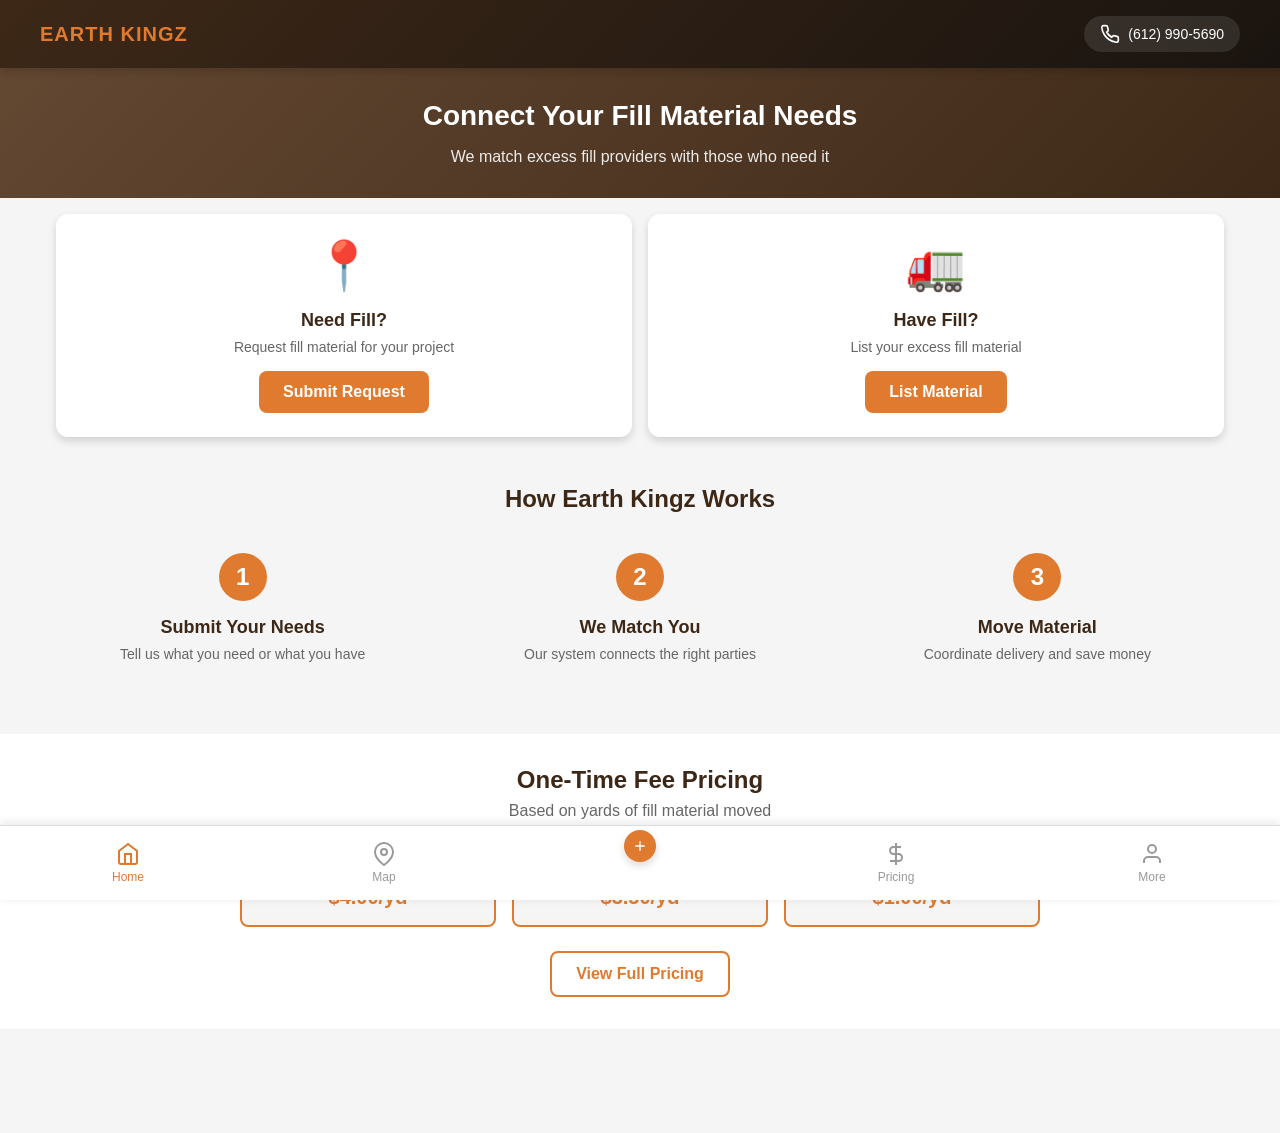
<file: earthkingz-app/index.html>
<!DOCTYPE html>
<html lang="en">
<head>
    <meta charset="UTF-8">
    <meta name="viewport" content="width=device-width, initial-scale=1.0, maximum-scale=1.0, user-scalable=no">
    <meta name="apple-mobile-web-app-capable" content="yes">
    <meta name="apple-mobile-web-app-status-bar-style" content="black-translucent">
    <title>Earth Kingz - Fill Material Marketplace</title>
    <link rel="stylesheet" href="styles.css">
</head>
<body>
    <!-- App Container -->
    <div id="app">
        <!-- Header -->
        <header class="app-header">
            <div class="header-content">
                <div class="logo">EARTH KINGZ</div>
                <a href="tel:6129905690" class="phone-link">
                    <svg width="20" height="20" viewBox="0 0 24 24" fill="none" stroke="currentColor" stroke-width="2">
                        <path d="M22 16.92v3a2 2 0 0 1-2.18 2 19.79 19.79 0 0 1-8.63-3.07 19.5 19.5 0 0 1-6-6 19.79 19.79 0 0 1-3.07-8.67A2 2 0 0 1 4.11 2h3a2 2 0 0 1 2 1.72 12.84 12.84 0 0 0 .7 2.81 2 2 0 0 1-.45 2.11L8.09 9.91a16 16 0 0 0 6 6l1.27-1.27a2 2 0 0 1 2.11-.45 12.84 12.84 0 0 0 2.81.7A2 2 0 0 1 22 16.92z"></path>
                    </svg>
                    (612) 990-5690
                </a>
            </div>
        </header>

        <!-- Main Content Area -->
        <main class="app-content">
            <!-- Home Page -->
            <div id="home-page" class="page active">
                <div class="hero-section">
                    <h1>Connect Your Fill Material Needs</h1>
                    <p class="subtitle">We match excess fill providers with those who need it</p>
                </div>

                <div class="action-cards">
                    <div class="action-card" onclick="showPage('request-page')">
                        <div class="card-icon">📍</div>
                        <h3>Need Fill?</h3>
                        <p>Request fill material for your project</p>
                        <button class="btn btn-primary">Submit Request</button>
                    </div>

                    <div class="action-card" onclick="showPage('provide-page')">
                        <div class="card-icon">🚛</div>
                        <h3>Have Fill?</h3>
                        <p>List your excess fill material</p>
                        <button class="btn btn-primary">List Material</button>
                    </div>
                </div>

                <div class="info-section">
                    <h2>How Earth Kingz Works</h2>
                    <div class="info-steps">
                        <div class="step">
                            <div class="step-number">1</div>
                            <h4>Submit Your Needs</h4>
                            <p>Tell us what you need or what you have</p>
                        </div>
                        <div class="step">
                            <div class="step-number">2</div>
                            <h4>We Match You</h4>
                            <p>Our system connects the right parties</p>
                        </div>
                        <div class="step">
                            <div class="step-number">3</div>
                            <h4>Move Material</h4>
                            <p>Coordinate delivery and save money</p>
                        </div>
                    </div>
                </div>

                <div class="pricing-preview">
                    <h2>One-Time Fee Pricing</h2>
                    <p class="pricing-subtitle">Based on yards of fill material moved</p>
                    <div class="pricing-quick">
                        <div class="price-item">
                            <div class="yards">&lt; 999 yards</div>
                            <div class="price">$4.00/yd</div>
                        </div>
                        <div class="price-item">
                            <div class="yards">1,000 - 4,999</div>
                            <div class="price">$3.50/yd</div>
                        </div>
                        <div class="price-item">
                            <div class="yards">30,000+</div>
                            <div class="price">$1.00/yd</div>
                        </div>
                    </div>
                    <button class="btn btn-secondary" onclick="showPage('pricing-page')">View Full Pricing</button>
                </div>
            </div>

            <!-- Request Fill Page -->
            <div id="request-page" class="page">
                <div class="page-header">
                    <button class="back-btn" onclick="showPage('home-page')">
                        <svg width="24" height="24" viewBox="0 0 24 24" fill="none" stroke="currentColor" stroke-width="2">
                            <path d="M19 12H5M12 19l-7-7 7-7"/>
                        </svg>
                    </button>
                    <h2>Request Fill Material</h2>
                </div>

                <form class="request-form" onsubmit="handleRequestSubmit(event)">
                    <div class="form-group">
                        <label for="job-id">Job ID / Site Location *</label>
                        <input type="text" id="job-id" required placeholder="Enter job ID or address">
                    </div>

                    <div class="form-row">
                        <div class="form-group">
                            <label for="first-name">First Name *</label>
                            <input type="text" id="first-name" required>
                        </div>
                        <div class="form-group">
                            <label for="last-name">Last Name *</label>
                            <input type="text" id="last-name" required>
                        </div>
                    </div>

                    <div class="form-group">
                        <label for="email">Email *</label>
                        <input type="email" id="email" required>
                    </div>

                    <div class="form-group">
                        <label for="phone">Phone *</label>
                        <input type="tel" id="phone" required placeholder="(612) 555-1234">
                    </div>

                    <div class="form-group">
                        <label for="yards-needed">Yards Needed *</label>
                        <input type="number" id="yards-needed" required min="1" placeholder="e.g., 3500">
                    </div>

                    <div class="form-group">
                        <label for="material-type">Type of Material</label>
                        <select id="material-type">
                            <option value="">Select material type</option>
                            <option value="clean-sand">Clean Sand</option>
                            <option value="compactable-clay">Compactable Clay</option>
                            <option value="granular-fill">Granular Fill</option>
                            <option value="topsoil">Topsoil</option>
                            <option value="other">Other</option>
                        </select>
                    </div>

                    <div class="form-group">
                        <label for="timeline">Project Timeline</label>
                        <select id="timeline">
                            <option value="">Select timeline</option>
                            <option value="immediate">Immediate (1-3 days)</option>
                            <option value="this-week">This Week</option>
                            <option value="this-month">This Month</option>
                            <option value="flexible">Flexible</option>
                        </select>
                    </div>

                    <div class="form-group">
                        <label for="notes">Additional Notes</label>
                        <textarea id="notes" rows="4" placeholder="Any additional information..."></textarea>
                    </div>

                    <div class="estimate-preview" id="estimate-preview" style="display: none;">
                        <h3>Estimated Cost</h3>
                        <div class="estimate-detail">
                            <span>Yards:</span>
                            <span id="estimate-yards">-</span>
                        </div>
                        <div class="estimate-detail">
                            <span>Rate:</span>
                            <span id="estimate-rate">-</span>
                        </div>
                        <div class="estimate-total">
                            <span>Total Estimate:</span>
                            <span id="estimate-total">-</span>
                        </div>
                        <p class="estimate-note">Split 50/50 between parties</p>
                    </div>

                    <button type="submit" class="btn btn-primary btn-block">Submit Request</button>
                </form>
            </div>

            <!-- Provide Fill Page -->
            <div id="provide-page" class="page">
                <div class="page-header">
                    <button class="back-btn" onclick="showPage('home-page')">
                        <svg width="24" height="24" viewBox="0 0 24 24" fill="none" stroke="currentColor" stroke-width="2">
                            <path d="M19 12H5M12 19l-7-7 7-7"/>
                        </svg>
                    </button>
                    <h2>List Fill Material</h2>
                </div>

                <form class="request-form" onsubmit="handleProvideSubmit(event)">
                    <div class="form-group">
                        <label for="provide-job-id">Site Location *</label>
                        <input type="text" id="provide-job-id" required placeholder="Enter address or job site">
                    </div>

                    <div class="form-row">
                        <div class="form-group">
                            <label for="provide-first-name">First Name *</label>
                            <input type="text" id="provide-first-name" required>
                        </div>
                        <div class="form-group">
                            <label for="provide-last-name">Last Name *</label>
                            <input type="text" id="provide-last-name" required>
                        </div>
                    </div>

                    <div class="form-group">
                        <label for="provide-email">Email *</label>
                        <input type="email" id="provide-email" required>
                    </div>

                    <div class="form-group">
                        <label for="provide-phone">Phone *</label>
                        <input type="tel" id="provide-phone" required placeholder="(612) 555-1234">
                    </div>

                    <div class="form-group">
                        <label for="yards-available">Yards Available *</label>
                        <input type="number" id="yards-available" required min="1" placeholder="e.g., 4200">
                    </div>

                    <div class="form-group">
                        <label for="provide-material-type">Type of Material *</label>
                        <select id="provide-material-type" required>
                            <option value="">Select material type</option>
                            <option value="clean-sand">Clean Sand</option>
                            <option value="compactable-clay">Compactable Clay</option>
                            <option value="granular-fill">Granular Fill</option>
                            <option value="topsoil">Topsoil</option>
                            <option value="other">Other</option>
                        </select>
                    </div>

                    <div class="form-group">
                        <label for="provide-timeline">Availability</label>
                        <select id="provide-timeline">
                            <option value="">Select availability</option>
                            <option value="immediate">Available Now</option>
                            <option value="this-week">Available This Week</option>
                            <option value="this-month">Available This Month</option>
                            <option value="ongoing">Ongoing Availability</option>
                        </select>
                    </div>

                    <div class="form-group">
                        <label for="provide-notes">Additional Details</label>
                        <textarea id="provide-notes" rows="4" placeholder="Material condition, access details, etc..."></textarea>
                    </div>

                    <button type="submit" class="btn btn-primary btn-block">List Material</button>
                </form>
            </div>

            <!-- Map Page -->
            <div id="map-page" class="page">
                <div class="page-header">
                    <h2>Active Requests</h2>
                    <div class="map-filters">
                        <button class="filter-btn active" data-filter="all">All</button>
                        <button class="filter-btn" data-filter="need">Need Fill</button>
                        <button class="filter-btn" data-filter="have">Have Fill</button>
                    </div>
                </div>

                <div class="map-container">
                    <div id="map-placeholder" class="map-placeholder">
                        <p>📍 Interactive Map Coming Soon</p>
                        <p class="map-note">Will show active fill requests and available materials in your area</p>
                    </div>
                </div>

                <div class="nearby-list">
                    <h3>Nearby Opportunities</h3>
                    <div class="opportunity-item">
                        <div class="opportunity-icon need">📍</div>
                        <div class="opportunity-info">
                            <h4>Need 3,500 yards - Compactable Clay</h4>
                            <p>Princeton, MN • This Week</p>
                        </div>
                        <div class="opportunity-distance">2.3 mi</div>
                    </div>
                    <div class="opportunity-item">
                        <div class="opportunity-icon have">🚛</div>
                        <div class="opportunity-info">
                            <h4>Have 4,200 yards - Clean Sand</h4>
                            <p>St. Paul, MN • Available Now</p>
                        </div>
                        <div class="opportunity-distance">5.1 mi</div>
                    </div>
                    <div class="opportunity-item">
                        <div class="opportunity-icon need">📍</div>
                        <div class="opportunity-info">
                            <h4>Need 15,000 yards - Granular Fill</h4>
                            <p>Zimmerman, MN • This Month</p>
                        </div>
                        <div class="opportunity-distance">8.7 mi</div>
                    </div>
                </div>
            </div>

            <!-- Pricing Page -->
            <div id="pricing-page" class="page">
                <div class="page-header">
                    <button class="back-btn" onclick="showPage('home-page')">
                        <svg width="24" height="24" viewBox="0 0 24 24" fill="none" stroke="currentColor" stroke-width="2">
                            <path d="M19 12H5M12 19l-7-7 7-7"/>
                        </svg>
                    </button>
                    <h2>Pricing</h2>
                </div>

                <div class="pricing-content">
                    <div class="pricing-header">
                        <h3>One-Time Service Fee</h3>
                        <p>Based on yards of fill material moved</p>
                    </div>

                    <div class="pricing-table">
                        <div class="pricing-row header">
                            <div>Yards</div>
                            <div>Per Yard Price</div>
                        </div>
                        <div class="pricing-row">
                            <div>&lt; 999</div>
                            <div class="price-value">$4.00</div>
                        </div>
                        <div class="pricing-row">
                            <div>1,000 - 4,999</div>
                            <div class="price-value">$3.50</div>
                        </div>
                        <div class="pricing-row">
                            <div>5,000 - 9,999</div>
                            <div class="price-value">$3.00</div>
                        </div>
                        <div class="pricing-row">
                            <div>10,000 - 19,999</div>
                            <div class="price-value">$2.50</div>
                        </div>
                        <div class="pricing-row">
                            <div>20,000 - 29,999</div>
                            <div class="price-value">$2.00</div>
                        </div>
                        <div class="pricing-row">
                            <div>30,000+</div>
                            <div class="price-value">$1.00</div>
                        </div>
                    </div>

                    <div class="pricing-calculator">
                        <h3>Calculate Your Cost</h3>
                        <div class="form-group">
                            <label for="calc-yards">Yards of Material</label>
                            <input type="number" id="calc-yards" min="1" placeholder="Enter yards" oninput="calculatePrice()">
                        </div>
                        <div class="calc-result" id="calc-result" style="display: none;">
                            <div class="calc-row">
                                <span>Total Cost:</span>
                                <span class="calc-total" id="calc-total">$0.00</span>
                            </div>
                            <div class="calc-row">
                                <span>Your Share (50%):</span>
                                <span class="calc-share" id="calc-share">$0.00</span>
                            </div>
                        </div>
                    </div>

                    <div class="pricing-notes">
                        <h4>How It Works</h4>
                        <ul>
                            <li>No subscription fees or ongoing charges</li>
                            <li>Cost is split 50/50 between material provider and receiver</li>
                            <li>Each party pays only $1.75/yard (for 1,000-4,999 yard jobs)</li>
                            <li>Additional fees may apply for permits or special services</li>
                            <li>Final cost based on actual yards moved</li>
                        </ul>
                    </div>
                </div>
            </div>

            <!-- Profile/More Page -->
            <div id="profile-page" class="page">
                <div class="page-header">
                    <h2>More</h2>
                </div>

                <div class="profile-content">
                    <div class="profile-section">
                        <h3>About Earth Kingz</h3>
                        <p>We connect contractors, farmers, and property owners who need fill material with those who have excess material to move.</p>
                        <p>Our mission is to reduce waste, save money, and make construction projects more efficient.</p>
                    </div>

                    <div class="menu-list">
                        <div class="menu-item">
                            <span>My Requests</span>
                            <svg width="20" height="20" viewBox="0 0 24 24" fill="none" stroke="currentColor" stroke-width="2">
                                <path d="M9 18l6-6-6-6"/>
                            </svg>
                        </div>
                        <div class="menu-item">
                            <span>My Listings</span>
                            <svg width="20" height="20" viewBox="0 0 24 24" fill="none" stroke="currentColor" stroke-width="2">
                                <path d="M9 18l6-6-6-6"/>
                            </svg>
                        </div>
                        <div class="menu-item">
                            <span>Transaction History</span>
                            <svg width="20" height="20" viewBox="0 0 24 24" fill="none" stroke="currentColor" stroke-width="2">
                                <path d="M9 18l6-6-6-6"/>
                            </svg>
                        </div>
                        <div class="menu-item">
                            <span>Payment Methods</span>
                            <svg width="20" height="20" viewBox="0 0 24 24" fill="none" stroke="currentColor" stroke-width="2">
                                <path d="M9 18l6-6-6-6"/>
                            </svg>
                        </div>
                    </div>

                    <div class="menu-list">
                        <div class="menu-item">
                            <span>Help & Support</span>
                            <svg width="20" height="20" viewBox="0 0 24 24" fill="none" stroke="currentColor" stroke-width="2">
                                <path d="M9 18l6-6-6-6"/>
                            </svg>
                        </div>
                        <div class="menu-item">
                            <span>Terms of Service</span>
                            <svg width="20" height="20" viewBox="0 0 24 24" fill="none" stroke="currentColor" stroke-width="2">
                                <path d="M9 18l6-6-6-6"/>
                            </svg>
                        </div>
                        <div class="menu-item">
                            <span>Privacy Policy</span>
                            <svg width="20" height="20" viewBox="0 0 24 24" fill="none" stroke="currentColor" stroke-width="2">
                                <path d="M9 18l6-6-6-6"/>
                            </svg>
                        </div>
                    </div>

                    <div class="contact-section">
                        <h3>Contact Us</h3>
                        <p><strong>Phone:</strong> <a href="tel:6129905690">(612) 990-5690</a></p>
                        <p><strong>Email:</strong> info@earthkingz.com</p>
                    </div>

                    <div class="app-version">
                        <p>Version 1.0.0 (Mock)</p>
                    </div>
                </div>
            </div>
        </main>

        <!-- Bottom Navigation -->
        <nav class="bottom-nav">
            <button class="nav-item active" onclick="navigateTo('home-page', this)">
                <svg width="24" height="24" viewBox="0 0 24 24" fill="none" stroke="currentColor" stroke-width="2">
                    <path d="M3 9l9-7 9 7v11a2 2 0 0 1-2 2H5a2 2 0 0 1-2-2z"></path>
                    <polyline points="9 22 9 12 15 12 15 22"></polyline>
                </svg>
                <span>Home</span>
            </button>
            <button class="nav-item" onclick="navigateTo('map-page', this)">
                <svg width="24" height="24" viewBox="0 0 24 24" fill="none" stroke="currentColor" stroke-width="2">
                    <path d="M21 10c0 7-9 13-9 13s-9-6-9-13a9 9 0 0 1 18 0z"></path>
                    <circle cx="12" cy="10" r="3"></circle>
                </svg>
                <span>Map</span>
            </button>
            <button class="nav-item nav-add" onclick="showPage('request-page')">
                <svg width="32" height="32" viewBox="0 0 24 24" fill="none" stroke="currentColor" stroke-width="2">
                    <line x1="12" y1="5" x2="12" y2="19"></line>
                    <line x1="5" y1="12" x2="19" y2="12"></line>
                </svg>
            </button>
            <button class="nav-item" onclick="navigateTo('pricing-page', this)">
                <svg width="24" height="24" viewBox="0 0 24 24" fill="none" stroke="currentColor" stroke-width="2">
                    <line x1="12" y1="1" x2="12" y2="23"></line>
                    <path d="M17 5H9.5a3.5 3.5 0 0 0 0 7h5a3.5 3.5 0 0 1 0 7H6"></path>
                </svg>
                <span>Pricing</span>
            </button>
            <button class="nav-item" onclick="navigateTo('profile-page', this)">
                <svg width="24" height="24" viewBox="0 0 24 24" fill="none" stroke="currentColor" stroke-width="2">
                    <path d="M20 21v-2a4 4 0 0 0-4-4H8a4 4 0 0 0-4 4v2"></path>
                    <circle cx="12" cy="7" r="4"></circle>
                </svg>
                <span>More</span>
            </button>
        </nav>
    </div>

    <!-- Success Modal -->
    <div id="success-modal" class="modal">
        <div class="modal-content">
            <div class="success-icon">✓</div>
            <h2>Request Submitted!</h2>
            <p>We'll match you with the right party and contact you soon.</p>
            <button class="btn btn-primary" onclick="closeModal()">Got it</button>
        </div>
    </div>

    <script src="app.js"></script>
</body>
</html>
</file>
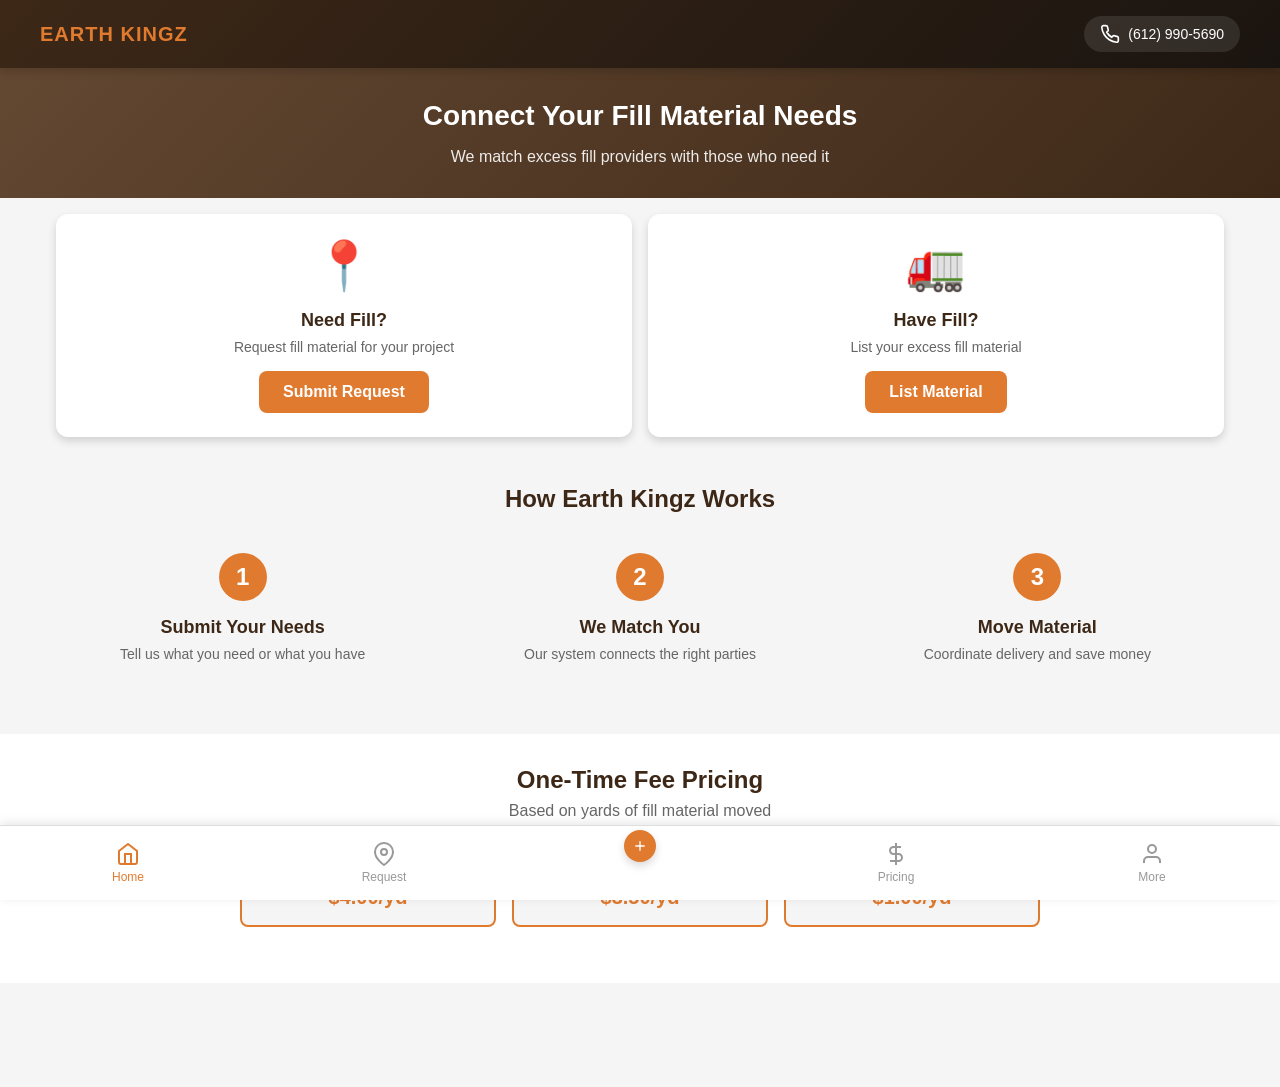
<file: earthkingz-app/earthkingz-standalone.html>
<!DOCTYPE html>
<html lang="en">
<head>
    <meta charset="UTF-8">
    <meta name="viewport" content="width=device-width, initial-scale=1.0, maximum-scale=1.0, user-scalable=no">
    <meta name="apple-mobile-web-app-capable" content="yes">
    <meta name="apple-mobile-web-app-status-bar-style" content="black-translucent">
    <title>Earth Kingz - Fill Material Marketplace</title>
    <style>
        /* Earth Kingz Complete Styles */
        :root {
            --primary-orange: #E07A2F;
            --primary-brown: #3D2817;
            --dark-brown: #1a1410;
            --medium-brown: #634832;
            --success-green: #4CAF50;
            --bg-light: #f5f5f5;
            --text-light: #ffffff;
            --text-dark: #333333;
            --border-color: #ddd;
            --spacing-xs: 4px;
            --spacing-sm: 8px;
            --spacing-md: 16px;
            --spacing-lg: 24px;
            --spacing-xl: 32px;
            --shadow-sm: 0 2px 4px rgba(0,0,0,0.1);
            --shadow-md: 0 4px 8px rgba(0,0,0,0.15);
            --shadow-lg: 0 8px 16px rgba(0,0,0,0.2);
        }
        * { margin: 0; padding: 0; box-sizing: border-box; }
        body {
            font-family: -apple-system, BlinkMacSystemFont, 'Segoe UI', Roboto, Oxygen, Ubuntu, Cantarell, sans-serif;
            background: var(--bg-light);
            color: var(--text-dark);
            overflow-x: hidden;
        }
        #app { max-width: 100vw; min-height: 100vh; display: flex; flex-direction: column; }
        .app-header {
            background: linear-gradient(135deg, var(--primary-brown) 0%, var(--dark-brown) 100%);
            color: var(--text-light);
            padding: var(--spacing-md);
            position: sticky;
            top: 0;
            z-index: 100;
            box-shadow: var(--shadow-md);
        }
        .header-content { display: flex; justify-content: space-between; align-items: center; max-width: 1200px; margin: 0 auto; }
        .logo { font-size: 20px; font-weight: bold; letter-spacing: 1px; color: var(--primary-orange); }
        .phone-link {
            display: flex;
            align-items: center;
            gap: var(--spacing-sm);
            color: var(--text-light);
            text-decoration: none;
            font-size: 14px;
            padding: var(--spacing-sm) var(--spacing-md);
            background: rgba(255, 255, 255, 0.1);
            border-radius: 20px;
        }
        .app-content { flex: 1; padding-bottom: 80px; overflow-y: auto; }
        .page { display: none; animation: fadeIn 0.3s ease-in; }
        .page.active { display: block; }
        @keyframes fadeIn { from { opacity: 0; transform: translateY(10px); } to { opacity: 1; transform: translateY(0); } }
        .hero-section {
            background: linear-gradient(135deg, var(--medium-brown) 0%, var(--primary-brown) 100%);
            color: var(--text-light);
            padding: var(--spacing-xl) var(--spacing-md);
            text-align: center;
        }
        .hero-section h1 { font-size: 28px; margin-bottom: var(--spacing-md); font-weight: 700; }
        .subtitle { font-size: 16px; opacity: 0.9; }
        .action-cards {
            display: grid;
            grid-template-columns: 1fr 1fr;
            gap: var(--spacing-md);
            padding: var(--spacing-md);
            max-width: 1200px;
            margin: 0 auto;
        }
        .action-card {
            background: white;
            padding: var(--spacing-lg);
            border-radius: 12px;
            box-shadow: var(--shadow-md);
            text-align: center;
            cursor: pointer;
            transition: transform 0.2s, box-shadow 0.2s;
        }
        .action-card:hover { transform: translateY(-4px); box-shadow: var(--shadow-lg); }
        .card-icon { font-size: 48px; margin-bottom: var(--spacing-md); }
        .action-card h3 { font-size: 18px; margin-bottom: var(--spacing-sm); color: var(--primary-brown); }
        .action-card p { font-size: 14px; color: #666; margin-bottom: var(--spacing-md); }
        .btn {
            border: none;
            padding: 12px 24px;
            border-radius: 8px;
            font-size: 16px;
            font-weight: 600;
            cursor: pointer;
            transition: all 0.3s;
        }
        .btn-primary { background: var(--primary-orange); color: white; }
        .btn-primary:hover { background: #c96a28; transform: translateY(-2px); box-shadow: var(--shadow-md); }
        .btn-secondary { background: transparent; color: var(--primary-orange); border: 2px solid var(--primary-orange); }
        .btn-block { width: 100%; display: block; }
        .info-section { padding: var(--spacing-xl) var(--spacing-md); max-width: 1200px; margin: 0 auto; }
        .info-section h2 { text-align: center; font-size: 24px; margin-bottom: var(--spacing-lg); color: var(--primary-brown); }
        .info-steps { display: grid; grid-template-columns: repeat(auto-fit, minmax(250px, 1fr)); gap: var(--spacing-lg); }
        .step { text-align: center; padding: var(--spacing-md); }
        .step-number {
            width: 48px;
            height: 48px;
            background: var(--primary-orange);
            color: white;
            border-radius: 50%;
            display: flex;
            align-items: center;
            justify-content: center;
            font-size: 24px;
            font-weight: bold;
            margin: 0 auto var(--spacing-md);
        }
        .step h4 { font-size: 18px; margin-bottom: var(--spacing-sm); color: var(--primary-brown); }
        .step p { font-size: 14px; color: #666; }
        .pricing-preview { background: white; padding: var(--spacing-xl) var(--spacing-md); margin: var(--spacing-lg) 0; }
        .pricing-preview h2 { text-align: center; font-size: 24px; margin-bottom: var(--spacing-sm); color: var(--primary-brown); }
        .pricing-subtitle { text-align: center; color: #666; margin-bottom: var(--spacing-lg); }
        .pricing-quick {
            display: grid;
            grid-template-columns: repeat(auto-fit, minmax(150px, 1fr));
            gap: var(--spacing-md);
            margin-bottom: var(--spacing-lg);
            max-width: 800px;
            margin-left: auto;
            margin-right: auto;
        }
        .price-item {
            background: var(--bg-light);
            padding: var(--spacing-md);
            border-radius: 8px;
            text-align: center;
            border: 2px solid var(--primary-orange);
        }
        .yards { font-size: 14px; color: #666; margin-bottom: var(--spacing-sm); }
        .price { font-size: 20px; font-weight: bold; color: var(--primary-orange); }
        .page-header {
            background: var(--primary-brown);
            color: white;
            padding: var(--spacing-md);
            display: flex;
            align-items: center;
            gap: var(--spacing-md);
        }
        .page-header h2 { font-size: 20px; flex: 1; }
        .back-btn {
            background: transparent;
            border: none;
            color: white;
            padding: var(--spacing-sm);
            cursor: pointer;
            display: flex;
        }
        .request-form { padding: var(--spacing-md); max-width: 600px; margin: 0 auto; }
        .form-group { margin-bottom: var(--spacing-md); }
        .form-row { display: grid; grid-template-columns: 1fr 1fr; gap: var(--spacing-md); }
        .form-group label { display: block; margin-bottom: var(--spacing-sm); font-weight: 600; color: var(--primary-brown); font-size: 14px; }
        .form-group input, .form-group select, .form-group textarea {
            width: 100%;
            padding: 12px;
            border: 2px solid var(--border-color);
            border-radius: 8px;
            font-size: 16px;
            font-family: inherit;
        }
        .form-group input:focus, .form-group select:focus, .form-group textarea:focus {
            outline: none;
            border-color: var(--primary-orange);
        }
        .estimate-preview {
            background: var(--bg-light);
            padding: var(--spacing-md);
            border-radius: 8px;
            margin: var(--spacing-lg) 0;
            border: 2px solid var(--primary-orange);
        }
        .estimate-preview h3 { font-size: 18px; margin-bottom: var(--spacing-md); color: var(--primary-brown); }
        .estimate-detail {
            display: flex;
            justify-content: space-between;
            padding: var(--spacing-sm) 0;
            border-bottom: 1px solid var(--border-color);
        }
        .estimate-total {
            display: flex;
            justify-content: space-between;
            padding: var(--spacing-md) 0;
            font-size: 18px;
            font-weight: bold;
            color: var(--primary-brown);
        }
        .bottom-nav {
            position: fixed;
            bottom: 0;
            left: 0;
            right: 0;
            background: white;
            border-top: 1px solid var(--border-color);
            display: flex;
            justify-content: space-around;
            padding: var(--spacing-sm) 0;
            box-shadow: 0 -2px 10px rgba(0,0,0,0.1);
            z-index: 1000;
        }
        .nav-item {
            flex: 1;
            display: flex;
            flex-direction: column;
            align-items: center;
            gap: var(--spacing-xs);
            background: none;
            border: none;
            color: #999;
            cursor: pointer;
            padding: var(--spacing-sm);
        }
        .nav-item.active { color: var(--primary-orange); }
        .nav-item span { font-size: 12px; }
        .nav-add { position: relative; top: -12px; }
        .nav-add svg {
            background: var(--primary-orange);
            color: white;
            border-radius: 50%;
            padding: var(--spacing-sm);
            box-shadow: var(--shadow-md);
        }
        .modal {
            display: none;
            position: fixed;
            top: 0;
            left: 0;
            right: 0;
            bottom: 0;
            background: rgba(0,0,0,0.5);
            z-index: 2000;
            align-items: center;
            justify-content: center;
        }
        .modal.active { display: flex; }
        .modal-content {
            background: white;
            padding: var(--spacing-xl);
            border-radius: 12px;
            max-width: 400px;
            margin: var(--spacing-md);
            text-align: center;
        }
        .success-icon {
            width: 80px;
            height: 80px;
            background: var(--success-green);
            color: white;
            border-radius: 50%;
            display: flex;
            align-items: center;
            justify-content: center;
            font-size: 48px;
            margin: 0 auto var(--spacing-lg);
        }
        .modal-content h2 { font-size: 24px; margin-bottom: var(--spacing-md); color: var(--primary-brown); }
        .modal-content p { margin-bottom: var(--spacing-lg); color: #666; }
        @media (max-width: 768px) {
            .action-cards { grid-template-columns: 1fr; }
            .form-row { grid-template-columns: 1fr; }
            .pricing-quick { grid-template-columns: 1fr; }
        }
    </style>
</head>
<body>
    <div id="app">
        <header class="app-header">
            <div class="header-content">
                <div class="logo">EARTH KINGZ</div>
                <a href="tel:6129905690" class="phone-link">
                    <svg width="20" height="20" viewBox="0 0 24 24" fill="none" stroke="currentColor" stroke-width="2">
                        <path d="M22 16.92v3a2 2 0 0 1-2.18 2 19.79 19.79 0 0 1-8.63-3.07 19.5 19.5 0 0 1-6-6 19.79 19.79 0 0 1-3.07-8.67A2 2 0 0 1 4.11 2h3a2 2 0 0 1 2 1.72 12.84 12.84 0 0 0 .7 2.81 2 2 0 0 1-.45 2.11L8.09 9.91a16 16 0 0 0 6 6l1.27-1.27a2 2 0 0 1 2.11-.45 12.84 12.84 0 0 0 2.81.7A2 2 0 0 1 22 16.92z"></path>
                    </svg>
                    (612) 990-5690
                </a>
            </div>
        </header>

        <main class="app-content">
            <div id="home-page" class="page active">
                <div class="hero-section">
                    <h1>Connect Your Fill Material Needs</h1>
                    <p class="subtitle">We match excess fill providers with those who need it</p>
                </div>

                <div class="action-cards">
                    <div class="action-card" onclick="showPage('request-page')">
                        <div class="card-icon">📍</div>
                        <h3>Need Fill?</h3>
                        <p>Request fill material for your project</p>
                        <button class="btn btn-primary">Submit Request</button>
                    </div>

                    <div class="action-card" onclick="showPage('provide-page')">
                        <div class="card-icon">🚛</div>
                        <h3>Have Fill?</h3>
                        <p>List your excess fill material</p>
                        <button class="btn btn-primary">List Material</button>
                    </div>
                </div>

                <div class="info-section">
                    <h2>How Earth Kingz Works</h2>
                    <div class="info-steps">
                        <div class="step">
                            <div class="step-number">1</div>
                            <h4>Submit Your Needs</h4>
                            <p>Tell us what you need or what you have</p>
                        </div>
                        <div class="step">
                            <div class="step-number">2</div>
                            <h4>We Match You</h4>
                            <p>Our system connects the right parties</p>
                        </div>
                        <div class="step">
                            <div class="step-number">3</div>
                            <h4>Move Material</h4>
                            <p>Coordinate delivery and save money</p>
                        </div>
                    </div>
                </div>

                <div class="pricing-preview">
                    <h2>One-Time Fee Pricing</h2>
                    <p class="pricing-subtitle">Based on yards of fill material moved</p>
                    <div class="pricing-quick">
                        <div class="price-item">
                            <div class="yards">&lt; 999 yards</div>
                            <div class="price">$4.00/yd</div>
                        </div>
                        <div class="price-item">
                            <div class="yards">1,000 - 4,999</div>
                            <div class="price">$3.50/yd</div>
                        </div>
                        <div class="price-item">
                            <div class="yards">30,000+</div>
                            <div class="price">$1.00/yd</div>
                        </div>
                    </div>
                </div>
            </div>

            <div id="request-page" class="page">
                <div class="page-header">
                    <button class="back-btn" onclick="showPage('home-page')">
                        <svg width="24" height="24" viewBox="0 0 24 24" fill="none" stroke="currentColor" stroke-width="2">
                            <path d="M19 12H5M12 19l-7-7 7-7"/>
                        </svg>
                    </button>
                    <h2>Request Fill Material</h2>
                </div>

                <form class="request-form" onsubmit="handleSubmit(event)">
                    <div class="form-group">
                        <label for="job-id">Job ID / Site Location *</label>
                        <input type="text" id="job-id" required placeholder="Enter job ID or address">
                    </div>

                    <div class="form-row">
                        <div class="form-group">
                            <label for="first-name">First Name *</label>
                            <input type="text" id="first-name" required>
                        </div>
                        <div class="form-group">
                            <label for="last-name">Last Name *</label>
                            <input type="text" id="last-name" required>
                        </div>
                    </div>

                    <div class="form-group">
                        <label for="email">Email *</label>
                        <input type="email" id="email" required>
                    </div>

                    <div class="form-group">
                        <label for="phone">Phone *</label>
                        <input type="tel" id="phone" required placeholder="(612) 555-1234">
                    </div>

                    <div class="form-group">
                        <label for="yards-needed">Yards Needed *</label>
                        <input type="number" id="yards-needed" required min="1" placeholder="e.g., 3500" oninput="updateEstimate()">
                    </div>

                    <div class="form-group">
                        <label for="material-type">Type of Material</label>
                        <select id="material-type">
                            <option value="">Select material type</option>
                            <option value="clean-sand">Clean Sand</option>
                            <option value="compactable-clay">Compactable Clay</option>
                            <option value="granular-fill">Granular Fill</option>
                            <option value="topsoil">Topsoil</option>
                            <option value="other">Other</option>
                        </select>
                    </div>

                    <div class="estimate-preview" id="estimate-preview" style="display: none;">
                        <h3>Estimated Cost</h3>
                        <div class="estimate-detail">
                            <span>Yards:</span>
                            <span id="estimate-yards">-</span>
                        </div>
                        <div class="estimate-detail">
                            <span>Rate:</span>
                            <span id="estimate-rate">-</span>
                        </div>
                        <div class="estimate-total">
                            <span>Total Estimate:</span>
                            <span id="estimate-total">-</span>
                        </div>
                        <p style="font-size: 12px; color: #666; text-align: center; margin-top: 8px;">Split 50/50 between parties</p>
                    </div>

                    <button type="submit" class="btn btn-primary btn-block">Submit Request</button>
                </form>
            </div>

            <div id="provide-page" class="page">
                <div class="page-header">
                    <button class="back-btn" onclick="showPage('home-page')">
                        <svg width="24" height="24" viewBox="0 0 24 24" fill="none" stroke="currentColor" stroke-width="2">
                            <path d="M19 12H5M12 19l-7-7 7-7"/>
                        </svg>
                    </button>
                    <h2>List Fill Material</h2>
                </div>
                <div class="request-form">
                    <p style="text-align: center; padding: 40px; color: #666;">Listing form would go here - similar to request form!</p>
                    <button class="btn btn-primary btn-block" onclick="showPage('home-page')">Back to Home</button>
                </div>
            </div>
        </main>

        <nav class="bottom-nav">
            <button class="nav-item active" onclick="navigateTo('home-page', this)">
                <svg width="24" height="24" viewBox="0 0 24 24" fill="none" stroke="currentColor" stroke-width="2">
                    <path d="M3 9l9-7 9 7v11a2 2 0 0 1-2 2H5a2 2 0 0 1-2-2z"></path>
                    <polyline points="9 22 9 12 15 12 15 22"></polyline>
                </svg>
                <span>Home</span>
            </button>
            <button class="nav-item" onclick="navigateTo('request-page', this)">
                <svg width="24" height="24" viewBox="0 0 24 24" fill="none" stroke="currentColor" stroke-width="2">
                    <path d="M21 10c0 7-9 13-9 13s-9-6-9-13a9 9 0 0 1 18 0z"></path>
                    <circle cx="12" cy="10" r="3"></circle>
                </svg>
                <span>Request</span>
            </button>
            <button class="nav-item nav-add" onclick="showPage('request-page')">
                <svg width="32" height="32" viewBox="0 0 24 24" fill="none" stroke="currentColor" stroke-width="2">
                    <line x1="12" y1="5" x2="12" y2="19"></line>
                    <line x1="5" y1="12" x2="19" y2="12"></line>
                </svg>
            </button>
            <button class="nav-item" onclick="alert('Pricing page coming soon!')">
                <svg width="24" height="24" viewBox="0 0 24 24" fill="none" stroke="currentColor" stroke-width="2">
                    <line x1="12" y1="1" x2="12" y2="23"></line>
                    <path d="M17 5H9.5a3.5 3.5 0 0 0 0 7h5a3.5 3.5 0 0 1 0 7H6"></path>
                </svg>
                <span>Pricing</span>
            </button>
            <button class="nav-item" onclick="alert('Profile coming soon!')">
                <svg width="24" height="24" viewBox="0 0 24 24" fill="none" stroke="currentColor" stroke-width="2">
                    <path d="M20 21v-2a4 4 0 0 0-4-4H8a4 4 0 0 0-4 4v2"></path>
                    <circle cx="12" cy="7" r="4"></circle>
                </svg>
                <span>More</span>
            </button>
        </nav>
    </div>

    <div id="success-modal" class="modal">
        <div class="modal-content">
            <div class="success-icon">✓</div>
            <h2>Request Submitted!</h2>
            <p>We'll match you with the right party and contact you soon.</p>
            <button class="btn btn-primary" onclick="closeModal()">Got it</button>
        </div>
    </div>

    <script>
        function showPage(pageId) {
            document.querySelectorAll('.page').forEach(p => p.classList.remove('active'));
            document.getElementById(pageId).classList.add('active');
            window.scrollTo(0, 0);
        }

        function navigateTo(pageId, button) {
            showPage(pageId);
            document.querySelectorAll('.nav-item').forEach(i => i.classList.remove('active'));
            button.classList.add('active');
        }

        function getPricePerYard(yards) {
            if (yards <= 999) return 4.00;
            if (yards <= 4999) return 3.50;
            if (yards <= 9999) return 3.00;
            if (yards <= 19999) return 2.50;
            if (yards <= 29999) return 2.00;
            return 1.00;
        }

        function updateEstimate() {
            const yards = parseInt(document.getElementById('yards-needed').value);
            if (!yards || yards <= 0) {
                document.getElementById('estimate-preview').style.display = 'none';
                return;
            }
            const rate = getPricePerYard(yards);
            const total = yards * rate;
            document.getElementById('estimate-yards').textContent = yards.toLocaleString();
            document.getElementById('estimate-rate').textContent = '$' + rate.toFixed(2) + '/yard';
            document.getElementById('estimate-total').textContent = '$' + total.toLocaleString('en-US', { minimumFractionDigits: 2, maximumFractionDigits: 2 });
            document.getElementById('estimate-preview').style.display = 'block';
        }

        function handleSubmit(event) {
            event.preventDefault();
            console.log('Form submitted!');
            document.getElementById('success-modal').classList.add('active');
            event.target.reset();
            document.getElementById('estimate-preview').style.display = 'none';
        }

        function closeModal() {
            document.getElementById('success-modal').classList.remove('active');
            setTimeout(() => {
                showPage('home-page');
                document.querySelector('.nav-item').classList.add('active');
            }, 300);
        }
    </script>
</body>
</html>
</file>
<file: earthkingz-app/styles.css>
/* Earth Kingz Mobile App Styles */

:root {
    /* Earth Kingz Brand Colors */
    --primary-orange: #E07A2F;
    --primary-brown: #3D2817;
    --dark-brown: #1a1410;
    --medium-brown: #634832;
    --light-brown: #8B6F47;
    --earth-tan: #D4A574;
    --soil-dark: #2a1f15;

    /* UI Colors */
    --success-green: #4CAF50;
    --warning-orange: #FF9800;
    --error-red: #f44336;
    --bg-light: #f5f5f5;
    --text-light: #ffffff;
    --text-dark: #333333;
    --border-color: #ddd;

    /* Spacing */
    --spacing-xs: 4px;
    --spacing-sm: 8px;
    --spacing-md: 16px;
    --spacing-lg: 24px;
    --spacing-xl: 32px;

    /* Shadows */
    --shadow-sm: 0 2px 4px rgba(0,0,0,0.1);
    --shadow-md: 0 4px 8px rgba(0,0,0,0.15);
    --shadow-lg: 0 8px 16px rgba(0,0,0,0.2);
}

* {
    margin: 0;
    padding: 0;
    box-sizing: border-box;
}

body {
    font-family: -apple-system, BlinkMacSystemFont, 'Segoe UI', Roboto, Oxygen, Ubuntu, Cantarell, sans-serif;
    background: var(--bg-light);
    color: var(--text-dark);
    overflow-x: hidden;
}

#app {
    max-width: 100vw;
    min-height: 100vh;
    display: flex;
    flex-direction: column;
}

/* Header */
.app-header {
    background: linear-gradient(135deg, var(--primary-brown) 0%, var(--dark-brown) 100%);
    color: var(--text-light);
    padding: var(--spacing-md);
    position: sticky;
    top: 0;
    z-index: 100;
    box-shadow: var(--shadow-md);
}

.header-content {
    display: flex;
    justify-content: space-between;
    align-items: center;
    max-width: 1200px;
    margin: 0 auto;
}

.logo {
    font-size: 20px;
    font-weight: bold;
    letter-spacing: 1px;
    color: var(--primary-orange);
}

.phone-link {
    display: flex;
    align-items: center;
    gap: var(--spacing-sm);
    color: var(--text-light);
    text-decoration: none;
    font-size: 14px;
    padding: var(--spacing-sm) var(--spacing-md);
    background: rgba(255, 255, 255, 0.1);
    border-radius: 20px;
    transition: background 0.3s;
}

.phone-link:hover {
    background: rgba(255, 255, 255, 0.2);
}

/* Main Content */
.app-content {
    flex: 1;
    padding-bottom: 80px;
    overflow-y: auto;
}

.page {
    display: none;
    animation: fadeIn 0.3s ease-in;
}

.page.active {
    display: block;
}

@keyframes fadeIn {
    from {
        opacity: 0;
        transform: translateY(10px);
    }
    to {
        opacity: 1;
        transform: translateY(0);
    }
}

/* Hero Section */
.hero-section {
    background: linear-gradient(135deg, var(--medium-brown) 0%, var(--primary-brown) 100%);
    color: var(--text-light);
    padding: var(--spacing-xl) var(--spacing-md);
    text-align: center;
}

.hero-section h1 {
    font-size: 28px;
    margin-bottom: var(--spacing-md);
    font-weight: 700;
}

.subtitle {
    font-size: 16px;
    opacity: 0.9;
}

/* Action Cards */
.action-cards {
    display: grid;
    grid-template-columns: 1fr 1fr;
    gap: var(--spacing-md);
    padding: var(--spacing-md);
    max-width: 1200px;
    margin: 0 auto;
}

.action-card {
    background: white;
    padding: var(--spacing-lg);
    border-radius: 12px;
    box-shadow: var(--shadow-md);
    text-align: center;
    cursor: pointer;
    transition: transform 0.2s, box-shadow 0.2s;
}

.action-card:hover {
    transform: translateY(-4px);
    box-shadow: var(--shadow-lg);
}

.card-icon {
    font-size: 48px;
    margin-bottom: var(--spacing-md);
}

.action-card h3 {
    font-size: 18px;
    margin-bottom: var(--spacing-sm);
    color: var(--primary-brown);
}

.action-card p {
    font-size: 14px;
    color: #666;
    margin-bottom: var(--spacing-md);
}

/* Buttons */
.btn {
    border: none;
    padding: 12px 24px;
    border-radius: 8px;
    font-size: 16px;
    font-weight: 600;
    cursor: pointer;
    transition: all 0.3s;
    text-decoration: none;
    display: inline-block;
}

.btn-primary {
    background: var(--primary-orange);
    color: white;
}

.btn-primary:hover {
    background: #c96a28;
    transform: translateY(-2px);
    box-shadow: var(--shadow-md);
}

.btn-secondary {
    background: transparent;
    color: var(--primary-orange);
    border: 2px solid var(--primary-orange);
}

.btn-secondary:hover {
    background: var(--primary-orange);
    color: white;
}

.btn-block {
    width: 100%;
    display: block;
}

/* Info Section */
.info-section {
    padding: var(--spacing-xl) var(--spacing-md);
    max-width: 1200px;
    margin: 0 auto;
}

.info-section h2 {
    text-align: center;
    font-size: 24px;
    margin-bottom: var(--spacing-lg);
    color: var(--primary-brown);
}

.info-steps {
    display: grid;
    grid-template-columns: repeat(auto-fit, minmax(250px, 1fr));
    gap: var(--spacing-lg);
}

.step {
    text-align: center;
    padding: var(--spacing-md);
}

.step-number {
    width: 48px;
    height: 48px;
    background: var(--primary-orange);
    color: white;
    border-radius: 50%;
    display: flex;
    align-items: center;
    justify-content: center;
    font-size: 24px;
    font-weight: bold;
    margin: 0 auto var(--spacing-md);
}

.step h4 {
    font-size: 18px;
    margin-bottom: var(--spacing-sm);
    color: var(--primary-brown);
}

.step p {
    font-size: 14px;
    color: #666;
}

/* Pricing Preview */
.pricing-preview {
    background: white;
    padding: var(--spacing-xl) var(--spacing-md);
    margin: var(--spacing-lg) 0;
}

.pricing-preview h2 {
    text-align: center;
    font-size: 24px;
    margin-bottom: var(--spacing-sm);
    color: var(--primary-brown);
}

.pricing-subtitle {
    text-align: center;
    color: #666;
    margin-bottom: var(--spacing-lg);
}

.pricing-quick {
    display: grid;
    grid-template-columns: repeat(auto-fit, minmax(150px, 1fr));
    gap: var(--spacing-md);
    margin-bottom: var(--spacing-lg);
    max-width: 800px;
    margin-left: auto;
    margin-right: auto;
}

.price-item {
    background: var(--bg-light);
    padding: var(--spacing-md);
    border-radius: 8px;
    text-align: center;
    border: 2px solid var(--primary-orange);
}

.yards {
    font-size: 14px;
    color: #666;
    margin-bottom: var(--spacing-sm);
}

.price {
    font-size: 20px;
    font-weight: bold;
    color: var(--primary-orange);
}

.pricing-preview .btn {
    display: block;
    margin: 0 auto;
    max-width: 300px;
}

/* Page Header */
.page-header {
    background: var(--primary-brown);
    color: white;
    padding: var(--spacing-md);
    display: flex;
    align-items: center;
    gap: var(--spacing-md);
    position: sticky;
    top: 56px;
    z-index: 99;
}

.page-header h2 {
    font-size: 20px;
    flex: 1;
}

.back-btn {
    background: transparent;
    border: none;
    color: white;
    padding: var(--spacing-sm);
    cursor: pointer;
    display: flex;
    align-items: center;
    justify-content: center;
}

/* Forms */
.request-form {
    padding: var(--spacing-md);
    max-width: 600px;
    margin: 0 auto;
}

.form-group {
    margin-bottom: var(--spacing-md);
}

.form-row {
    display: grid;
    grid-template-columns: 1fr 1fr;
    gap: var(--spacing-md);
}

.form-group label {
    display: block;
    margin-bottom: var(--spacing-sm);
    font-weight: 600;
    color: var(--primary-brown);
    font-size: 14px;
}

.form-group input,
.form-group select,
.form-group textarea {
    width: 100%;
    padding: 12px;
    border: 2px solid var(--border-color);
    border-radius: 8px;
    font-size: 16px;
    font-family: inherit;
    transition: border-color 0.3s;
}

.form-group input:focus,
.form-group select:focus,
.form-group textarea:focus {
    outline: none;
    border-color: var(--primary-orange);
}

.form-group textarea {
    resize: vertical;
}

/* Estimate Preview */
.estimate-preview {
    background: var(--bg-light);
    padding: var(--spacing-md);
    border-radius: 8px;
    margin: var(--spacing-lg) 0;
    border: 2px solid var(--primary-orange);
}

.estimate-preview h3 {
    font-size: 18px;
    margin-bottom: var(--spacing-md);
    color: var(--primary-brown);
}

.estimate-detail {
    display: flex;
    justify-content: space-between;
    padding: var(--spacing-sm) 0;
    border-bottom: 1px solid var(--border-color);
}

.estimate-total {
    display: flex;
    justify-content: space-between;
    padding: var(--spacing-md) 0;
    font-size: 18px;
    font-weight: bold;
    color: var(--primary-brown);
}

.estimate-note {
    font-size: 12px;
    color: #666;
    margin-top: var(--spacing-sm);
    text-align: center;
}

/* Map Page */
.map-filters {
    display: flex;
    gap: var(--spacing-sm);
}

.filter-btn {
    padding: var(--spacing-sm) var(--spacing-md);
    background: rgba(255, 255, 255, 0.2);
    border: none;
    color: white;
    border-radius: 20px;
    font-size: 14px;
    cursor: pointer;
    transition: background 0.3s;
}

.filter-btn.active {
    background: var(--primary-orange);
}

.map-container {
    height: 300px;
    background: var(--bg-light);
    position: relative;
}

.map-placeholder {
    height: 100%;
    display: flex;
    flex-direction: column;
    align-items: center;
    justify-content: center;
    color: #999;
    padding: var(--spacing-md);
    text-align: center;
}

.map-placeholder p:first-child {
    font-size: 48px;
    margin-bottom: var(--spacing-md);
}

.map-note {
    font-size: 14px;
    max-width: 300px;
}

.nearby-list {
    padding: var(--spacing-md);
}

.nearby-list h3 {
    font-size: 18px;
    margin-bottom: var(--spacing-md);
    color: var(--primary-brown);
}

.opportunity-item {
    background: white;
    padding: var(--spacing-md);
    border-radius: 8px;
    margin-bottom: var(--spacing-md);
    display: flex;
    align-items: center;
    gap: var(--spacing-md);
    box-shadow: var(--shadow-sm);
}

.opportunity-icon {
    width: 48px;
    height: 48px;
    border-radius: 50%;
    display: flex;
    align-items: center;
    justify-content: center;
    font-size: 24px;
    flex-shrink: 0;
}

.opportunity-icon.need {
    background: #fff3e0;
}

.opportunity-icon.have {
    background: #e8f5e9;
}

.opportunity-info {
    flex: 1;
}

.opportunity-info h4 {
    font-size: 14px;
    margin-bottom: var(--spacing-xs);
    color: var(--primary-brown);
}

.opportunity-info p {
    font-size: 12px;
    color: #666;
}

.opportunity-distance {
    font-size: 12px;
    color: var(--primary-orange);
    font-weight: bold;
}

/* Pricing Page */
.pricing-content {
    padding: var(--spacing-md);
    max-width: 600px;
    margin: 0 auto;
}

.pricing-header {
    text-align: center;
    margin-bottom: var(--spacing-lg);
}

.pricing-header h3 {
    font-size: 24px;
    color: var(--primary-brown);
    margin-bottom: var(--spacing-sm);
}

.pricing-header p {
    color: #666;
}

.pricing-table {
    background: white;
    border-radius: 8px;
    overflow: hidden;
    box-shadow: var(--shadow-md);
    margin-bottom: var(--spacing-lg);
}

.pricing-row {
    display: grid;
    grid-template-columns: 1fr 1fr;
    padding: var(--spacing-md);
    border-bottom: 1px solid var(--border-color);
}

.pricing-row:last-child {
    border-bottom: none;
}

.pricing-row.header {
    background: var(--primary-brown);
    color: white;
    font-weight: bold;
}

.price-value {
    text-align: right;
    color: var(--primary-orange);
    font-weight: bold;
    font-size: 18px;
}

.pricing-calculator {
    background: var(--bg-light);
    padding: var(--spacing-lg);
    border-radius: 8px;
    margin-bottom: var(--spacing-lg);
}

.pricing-calculator h3 {
    font-size: 18px;
    margin-bottom: var(--spacing-md);
    color: var(--primary-brown);
}

.calc-result {
    margin-top: var(--spacing-md);
    padding: var(--spacing-md);
    background: white;
    border-radius: 8px;
    border: 2px solid var(--primary-orange);
}

.calc-row {
    display: flex;
    justify-content: space-between;
    padding: var(--spacing-sm) 0;
}

.calc-total {
    color: var(--primary-orange);
    font-weight: bold;
    font-size: 24px;
}

.calc-share {
    color: var(--success-green);
    font-weight: bold;
    font-size: 20px;
}

.pricing-notes {
    background: white;
    padding: var(--spacing-lg);
    border-radius: 8px;
    box-shadow: var(--shadow-sm);
}

.pricing-notes h4 {
    font-size: 18px;
    margin-bottom: var(--spacing-md);
    color: var(--primary-brown);
}

.pricing-notes ul {
    list-style: none;
}

.pricing-notes li {
    padding: var(--spacing-sm) 0;
    padding-left: var(--spacing-lg);
    position: relative;
}

.pricing-notes li:before {
    content: "✓";
    position: absolute;
    left: 0;
    color: var(--success-green);
    font-weight: bold;
}

/* Profile Page */
.profile-content {
    padding: var(--spacing-md);
    max-width: 600px;
    margin: 0 auto;
}

.profile-section {
    background: white;
    padding: var(--spacing-lg);
    border-radius: 8px;
    margin-bottom: var(--spacing-lg);
    box-shadow: var(--shadow-sm);
}

.profile-section h3 {
    font-size: 20px;
    margin-bottom: var(--spacing-md);
    color: var(--primary-brown);
}

.profile-section p {
    margin-bottom: var(--spacing-md);
    line-height: 1.6;
    color: #666;
}

.profile-section p:last-child {
    margin-bottom: 0;
}

.menu-list {
    background: white;
    border-radius: 8px;
    overflow: hidden;
    margin-bottom: var(--spacing-md);
    box-shadow: var(--shadow-sm);
}

.menu-item {
    display: flex;
    justify-content: space-between;
    align-items: center;
    padding: var(--spacing-md);
    border-bottom: 1px solid var(--border-color);
    cursor: pointer;
    transition: background 0.2s;
}

.menu-item:last-child {
    border-bottom: none;
}

.menu-item:hover {
    background: var(--bg-light);
}

.menu-item svg {
    color: #999;
}

.contact-section {
    background: var(--bg-light);
    padding: var(--spacing-lg);
    border-radius: 8px;
    margin-bottom: var(--spacing-lg);
}

.contact-section h3 {
    font-size: 18px;
    margin-bottom: var(--spacing-md);
    color: var(--primary-brown);
}

.contact-section p {
    margin-bottom: var(--spacing-sm);
}

.contact-section a {
    color: var(--primary-orange);
    text-decoration: none;
}

.app-version {
    text-align: center;
    color: #999;
    font-size: 12px;
}

/* Bottom Navigation */
.bottom-nav {
    position: fixed;
    bottom: 0;
    left: 0;
    right: 0;
    background: white;
    border-top: 1px solid var(--border-color);
    display: flex;
    justify-content: space-around;
    padding: var(--spacing-sm) 0;
    box-shadow: 0 -2px 10px rgba(0,0,0,0.1);
    z-index: 1000;
}

.nav-item {
    flex: 1;
    display: flex;
    flex-direction: column;
    align-items: center;
    gap: var(--spacing-xs);
    background: none;
    border: none;
    color: #999;
    cursor: pointer;
    padding: var(--spacing-sm);
    transition: color 0.3s;
}

.nav-item.active {
    color: var(--primary-orange);
}

.nav-item span {
    font-size: 12px;
}

.nav-add {
    position: relative;
    top: -12px;
}

.nav-add svg {
    background: var(--primary-orange);
    color: white;
    border-radius: 50%;
    padding: var(--spacing-sm);
    box-shadow: var(--shadow-md);
}

/* Modal */
.modal {
    display: none;
    position: fixed;
    top: 0;
    left: 0;
    right: 0;
    bottom: 0;
    background: rgba(0,0,0,0.5);
    z-index: 2000;
    align-items: center;
    justify-content: center;
    animation: fadeIn 0.3s;
}

.modal.active {
    display: flex;
}

.modal-content {
    background: white;
    padding: var(--spacing-xl);
    border-radius: 12px;
    max-width: 400px;
    margin: var(--spacing-md);
    text-align: center;
    animation: slideUp 0.3s;
}

@keyframes slideUp {
    from {
        transform: translateY(50px);
        opacity: 0;
    }
    to {
        transform: translateY(0);
        opacity: 1;
    }
}

.success-icon {
    width: 80px;
    height: 80px;
    background: var(--success-green);
    color: white;
    border-radius: 50%;
    display: flex;
    align-items: center;
    justify-content: center;
    font-size: 48px;
    margin: 0 auto var(--spacing-lg);
}

.modal-content h2 {
    font-size: 24px;
    margin-bottom: var(--spacing-md);
    color: var(--primary-brown);
}

.modal-content p {
    margin-bottom: var(--spacing-lg);
    color: #666;
}

/* Responsive Design */
@media (max-width: 768px) {
    .action-cards {
        grid-template-columns: 1fr;
    }

    .form-row {
        grid-template-columns: 1fr;
    }

    .pricing-quick {
        grid-template-columns: 1fr;
    }
}

@media (max-width: 480px) {
    .hero-section h1 {
        font-size: 24px;
    }

    .phone-link {
        font-size: 12px;
        padding: var(--spacing-xs) var(--spacing-sm);
    }

    .nav-item span {
        font-size: 10px;
    }
}

/* iOS Safe Area */
@supports (padding: max(0px)) {
    .app-header {
        padding-top: max(var(--spacing-md), env(safe-area-inset-top));
    }

    .bottom-nav {
        padding-bottom: max(var(--spacing-sm), env(safe-area-inset-bottom));
    }
}
</file>
